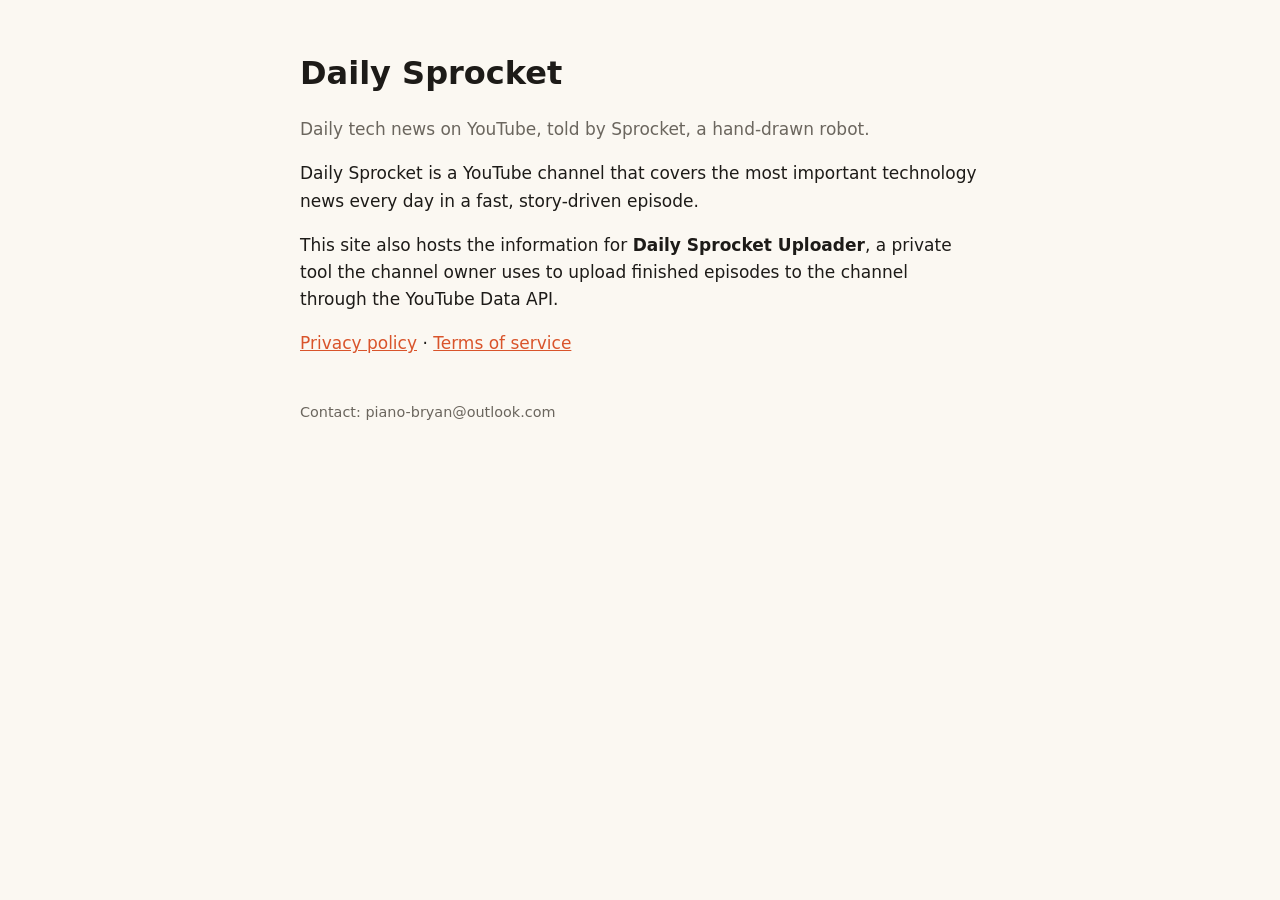
<file: index.html>
<!doctype html>
<html lang="en"><head><meta charset="utf-8"><meta name="viewport" content="width=device-width,initial-scale=1">
<title>Daily Sprocket</title><link rel="stylesheet" href="style.css"></head>
<body><main>
<h1>Daily Sprocket</h1>
<p class="lead">Daily tech news on YouTube, told by Sprocket, a hand-drawn robot.</p>
<p>Daily Sprocket is a YouTube channel that covers the most important technology news every day in a fast, story-driven episode.</p>
<p>This site also hosts the information for <strong>Daily Sprocket Uploader</strong>, a private tool the channel owner uses to upload finished episodes to the channel through the YouTube Data API.</p>
<p><a href="privacy.html">Privacy policy</a> · <a href="terms.html">Terms of service</a></p>
<footer>Contact: piano-bryan@outlook.com</footer>
</main></body></html>
</file>
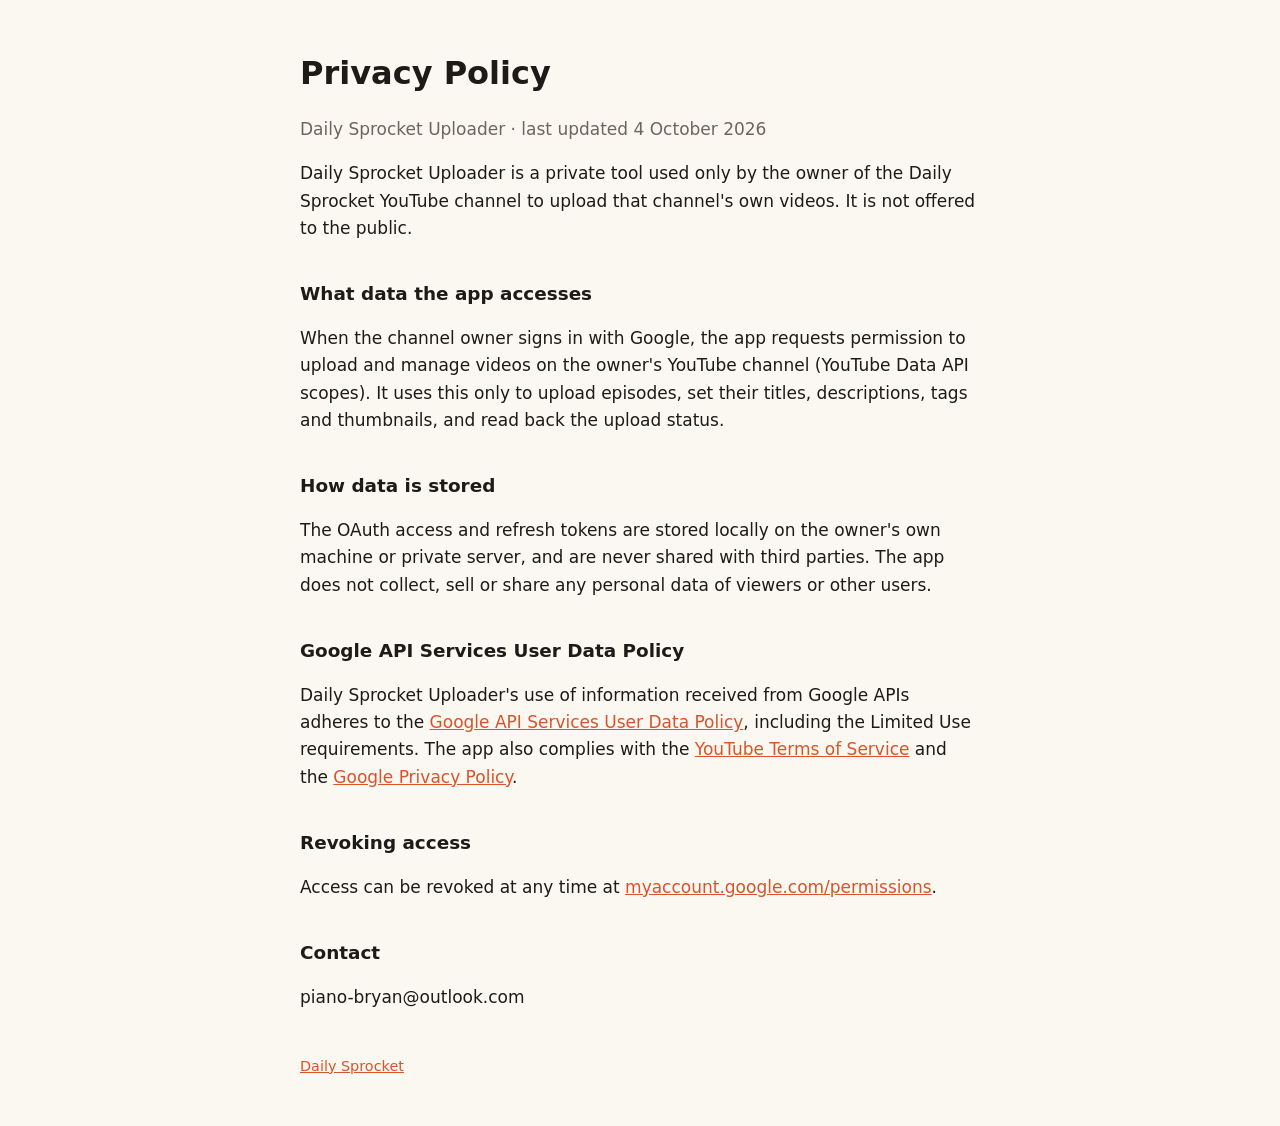
<file: privacy.html>
<!doctype html>
<html lang="en"><head><meta charset="utf-8"><meta name="viewport" content="width=device-width,initial-scale=1">
<title>Privacy Policy</title><link rel="stylesheet" href="style.css"></head>
<body><main>
<h1>Privacy Policy</h1>
<p class="lead">Daily Sprocket Uploader · last updated 4 October 2026</p>
<p>Daily Sprocket Uploader is a private tool used only by the owner of the Daily Sprocket YouTube channel to upload that channel's own videos. It is not offered to the public.</p>
<h2>What data the app accesses</h2>
<p>When the channel owner signs in with Google, the app requests permission to upload and manage videos on the owner's YouTube channel (YouTube Data API scopes). It uses this only to upload episodes, set their titles, descriptions, tags and thumbnails, and read back the upload status.</p>
<h2>How data is stored</h2>
<p>The OAuth access and refresh tokens are stored locally on the owner's own machine or private server, and are never shared with third parties. The app does not collect, sell or share any personal data of viewers or other users.</p>
<h2>Google API Services User Data Policy</h2>
<p>Daily Sprocket Uploader's use of information received from Google APIs adheres to the <a href="https://developers.google.com/terms/api-services-user-data-policy">Google API Services User Data Policy</a>, including the Limited Use requirements. The app also complies with the <a href="https://www.youtube.com/t/terms">YouTube Terms of Service</a> and the <a href="https://policies.google.com/privacy">Google Privacy Policy</a>.</p>
<h2>Revoking access</h2>
<p>Access can be revoked at any time at <a href="https://myaccount.google.com/permissions">myaccount.google.com/permissions</a>.</p>
<h2>Contact</h2>
<p>piano-bryan@outlook.com</p>
<footer><a href="index.html">Daily Sprocket</a></footer>
</main></body></html>
</file>
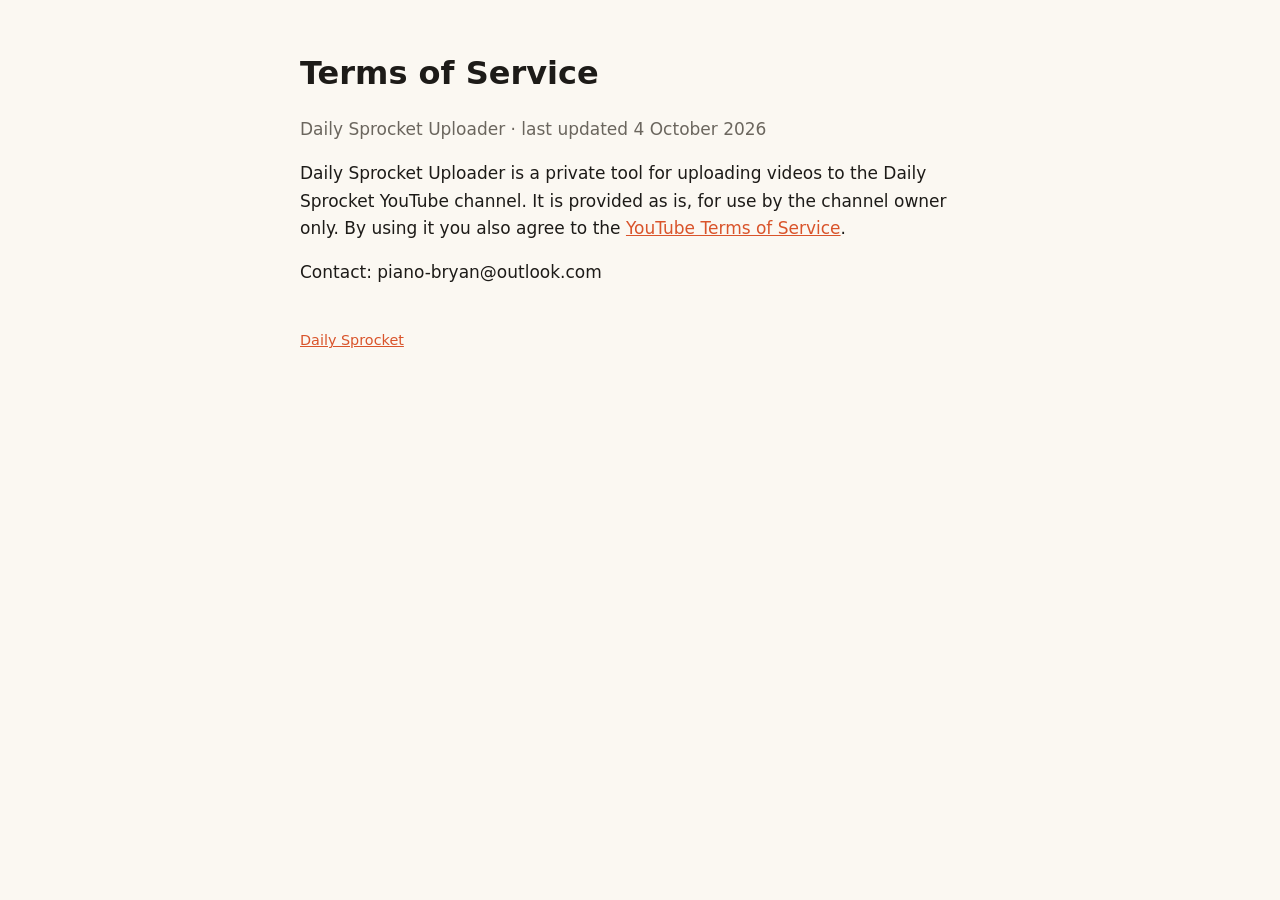
<file: terms.html>
<!doctype html>
<html lang="en"><head><meta charset="utf-8"><meta name="viewport" content="width=device-width,initial-scale=1">
<title>Terms of Service</title><link rel="stylesheet" href="style.css"></head>
<body><main>
<h1>Terms of Service</h1>
<p class="lead">Daily Sprocket Uploader · last updated 4 October 2026</p>
<p>Daily Sprocket Uploader is a private tool for uploading videos to the Daily Sprocket YouTube channel. It is provided as is, for use by the channel owner only. By using it you also agree to the <a href="https://www.youtube.com/t/terms">YouTube Terms of Service</a>.</p>
<p>Contact: piano-bryan@outlook.com</p>
<footer><a href="index.html">Daily Sprocket</a></footer>
</main></body></html>
</file>
<file: style.css>
:root{--bg:#fbf8f2;--fg:#1d1b18;--muted:#6b665e;--accent:#d9542b}
@media (prefers-color-scheme: dark){:root{--bg:#171513;--fg:#f1ece4;--muted:#a8a197;--accent:#ff7a4d}}
body{margin:0;background:var(--bg);color:var(--fg);font:17px/1.6 system-ui,-apple-system,"Segoe UI",sans-serif}
main{max-width:680px;margin:0 auto;padding:48px 16px}
h1{font-size:2rem;margin:0 0 .25em}h2{font-size:1.15rem;margin-top:2em}
a{color:var(--accent)}p.lead{color:var(--muted)}footer{margin-top:3em;color:var(--muted);font-size:.9rem}
</file>
